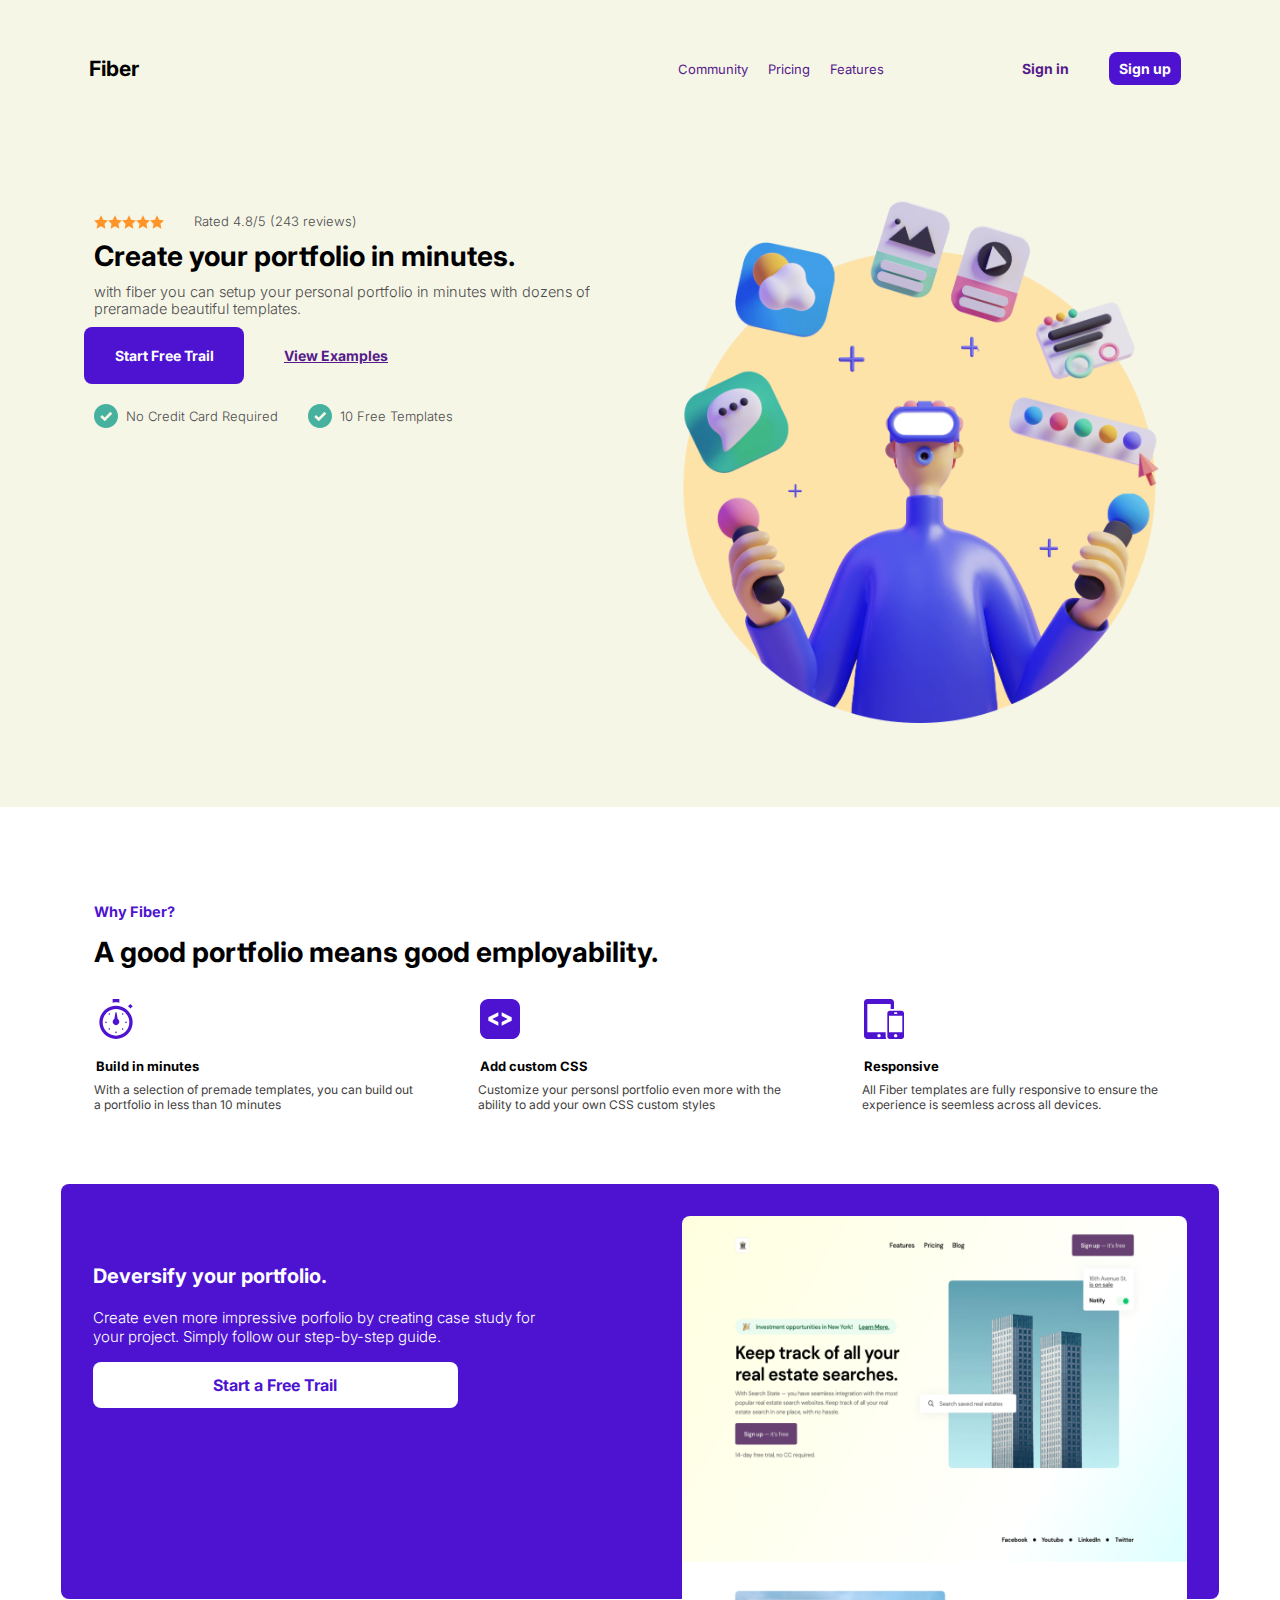
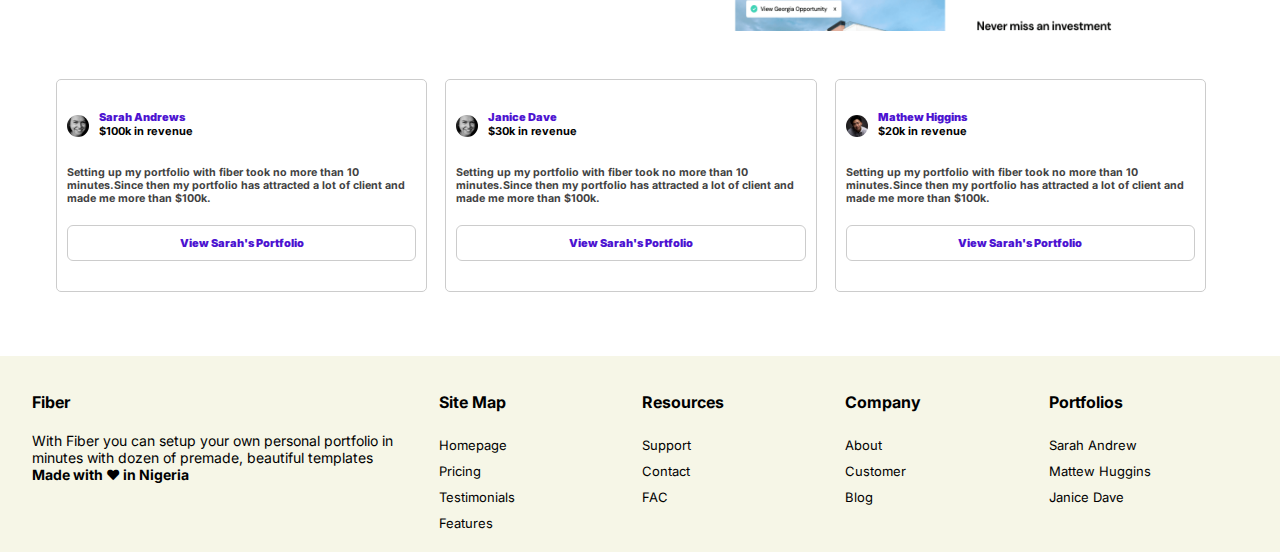
<file: index.html>
<!DOCTYPE html>
<html lang="en">
  <head>
    <meta charset="UTF-8" />
    <meta http-equiv="X-UA-Compatible" content="IE=edge" />
    <meta name="viewport" content="width=device-width, initial-scale=1.0" />
    <link rel="stylesheet" href="css/fiber.css" />
    <link
      rel="stylesheet"
      href="https://unicons.iconscout.com/release/v4.0.0/css/line.css"
    />
    <title>Fiber Landing Page</title>
  </head>
  <body>
    <!-----------NAVIGATION SECTION------------------->
    <header>
      <div class="sub-head">
        <h5>Fiber</h5>
        <menu>
          <ul>
            <li><a href="">Community</a></li>
            <li><a href="">Pricing</a></li>
            <li><a href="">Features</a></li>
          </ul>
          <span>
            <a id="Sign-in" href="">Sign in</a>
            <a id="sign" href="./contact.html">Sign up</a>
          </span>
        </menu>
        <i class="uil uil-bars"></i>
      </div>
    </header>

    <!----------------PORTFOLIO SECTION------------->

    <section id="nav">
      <div class="portfolio">
        <img src="./Assets/hero-Illustration.png" alt="" />
      </div>
      <div class="content">
        <div id="star">
          <div>
            <svg
              width="18"
              height="18"
              viewBox="0 0 18 18"
              fill="none"
              xmlns="http://www.w3.org/2000/svg"
            >
              <path
                d="M9 0.440247L11.751 6.11625L18 6.9795L13.452 11.3505L14.562 17.5597L9 14.5845L3.43725 17.5597L4.548 11.3505L0 6.9795L6.249 6.11625L9 0.440247Z"
                fill="#FF9529"
              />
            </svg>
          </div>
          <div>
            <svg
              width="18"
              height="18"
              viewBox="0 0 18 18"
              fill="none"
              xmlns="http://www.w3.org/2000/svg"
            >
              <path
                d="M9 0.440247L11.751 6.11625L18 6.9795L13.452 11.3505L14.562 17.5597L9 14.5845L3.43725 17.5597L4.548 11.3505L0 6.9795L6.249 6.11625L9 0.440247Z"
                fill="#FF9529"
              />
            </svg>
          </div>
          <div>
            <svg
              width="18"
              height="18"
              viewBox="0 0 18 18"
              fill="none"
              xmlns="http://www.w3.org/2000/svg"
            >
              <path
                d="M9 0.440247L11.751 6.11625L18 6.9795L13.452 11.3505L14.562 17.5597L9 14.5845L3.43725 17.5597L4.548 11.3505L0 6.9795L6.249 6.11625L9 0.440247Z"
                fill="#FF9529"
              />
            </svg>
          </div>
          <div>
            <svg
              width="18"
              height="18"
              viewBox="0 0 18 18"
              fill="none"
              xmlns="http://www.w3.org/2000/svg"
            >
              <path
                d="M9 0.440247L11.751 6.11625L18 6.9795L13.452 11.3505L14.562 17.5597L9 14.5845L3.43725 17.5597L4.548 11.3505L0 6.9795L6.249 6.11625L9 0.440247Z"
                fill="#FF9529"
              />
            </svg>
          </div>
          <div>
            <svg
              width="18"
              height="18"
              viewBox="0 0 18 18"
              fill="none"
              xmlns="http://www.w3.org/2000/svg"
            >
              <path
                d="M9 0.440247L11.751 6.11625L18 6.9795L13.452 11.3505L14.562 17.5597L9 14.5845L3.43725 17.5597L4.548 11.3505L0 6.9795L6.249 6.11625L9 0.440247Z"
                fill="#FF9529"
              />
            </svg>
          </div>
          <div><p>Rated 4.8/5 (243 reviews)</p></div>
        </div>
        <h1>Create your portfolio in minutes.</h1>
        <p>
          with fiber you can setup your personal portfolio in minutes with
          dozens of preramade beautiful templates.
        </p>
        <div id="Start">
          <a class="button" href="">Start Free Trail</a>
          <a href="">View Examples</a>
        </div>

        <div class="checklist">
          <div id="credit">
            <svg
              width="24"
              height="24"
              viewBox="0 0 24 24"
              fill="none"
              xmlns="http://www.w3.org/2000/svg"
            >
              <path
                d="M12 0C5.373 0 0 5.373 0 12C0 18.627 5.373 24 12 24C18.627 24 24 18.627 24 12C24 5.373 18.627 0 12 0ZM10.75 17.292L6.25 12.928L8.107 11.07L10.75 13.576L16.393 7.792L18.25 9.649L10.75 17.292Z"
                fill="#45B19E"
              />
            </svg>
            <p>No Credit Card Required</p>
          </div>
          <div id="credit">
            <svg
              width="24"
              height="24"
              viewBox="0 0 24 24"
              fill="none"
              xmlns="http://www.w3.org/2000/svg"
            >
              <path
                d="M12 0C5.373 0 0 5.373 0 12C0 18.627 5.373 24 12 24C18.627 24 24 18.627 24 12C24 5.373 18.627 0 12 0ZM10.75 17.292L6.25 12.928L8.107 11.07L10.75 13.576L16.393 7.792L18.25 9.649L10.75 17.292Z"
                fill="#45B19E"
              />
            </svg>
            <p>10 Free Templates</p>
          </div>
        </div>
      </div>
    </section>

    <!----------------FIBER SECTION------------->
    <section id="fb-color">
      <div class="fiber">
        <p>Why Fiber?</p>
        <h1>A good portfolio means good employability.</h1>
      </div>
      <div class="sub-fiber">
        <div id="time">
          <svg
            fill="none"
            height="40"
            viewBox="0 0 40 40"
            width="40"
            xmlns="http://www.w3.org/2000/svg"
          >
            <path
              d="m21.6666 20-1.1466-6.6667h-1.015l-1.1717 6.6667c-.9933.5783-1.6667 1.64-1.6667 2.8717 0 1.84 1.4934 3.3333 3.3334 3.3333s3.3333-1.4933 3.3333-3.3333c0-1.2317-.6733-2.2934-1.6667-2.8717zm-1.6666-13.33333c-9.2034 0-16.66669 7.46163-16.66669 16.66663s7.46329 16.6667 16.66669 16.6667c9.2033 0 16.6666-7.4617 16.6666-16.6667s-7.4633-16.66663-16.6666-16.66663zm0 30.00003c-7.3517 0-13.33335-5.9817-13.33335-13.3334 0-7.3516 5.98165-13.3333 13.33335-13.3333 7.3516 0 13.3333 5.9817 13.3333 13.3333 0 7.3517-5.9817 13.3334-13.3333 13.3334zm-3.3334-33.0317v-3.635h6.6667v3.635c-2.3967-.405-4.32-.39667-6.6667 0zm15.2984 3.71 2.345-2.345 2.3566 2.35667-2.2016 2.20166c-.77-.80666-1.6067-1.54333-2.5-2.21333zm-21.1317 15.9883c0 .46-.3733.8334-.83332.8334-.46 0-.83333-.3734-.83333-.8334s.37333-.8333.83333-.8333c.46002 0 .83332.3733.83332.8333zm20 0c0 .46-.3733.8334-.8333.8334s-.8334-.3734-.8334-.8334.3734-.8333.8334-.8333.8333.3733.8333.8333zm-10 10c0 .46-.3733.8334-.8333.8334s-.8334-.3734-.8334-.8334.3734-.8333.8334-.8333.8333.3733.8333.8333zm-6.6667-3.3333c0 .46-.3733.8333-.8333.8333s-.8333-.3733-.8333-.8333.3733-.8333.8333-.8333.8333.3733.8333.8333zm13.3334 0c0 .46-.3734.8333-.8334.8333s-.8333-.3733-.8333-.8333.3733-.8333.8333-.8333.8334.3733.8334.8333zm-13.3334-15c0 .46-.3733.8333-.8333.8333s-.8333-.3733-.8333-.8333.3733-.8333.8333-.8333.8333.3733.8333.8333zm13.3334 0c0 .46-.3734.8333-.8334.8333s-.8333-.3733-.8333-.8333.3733-.8333.8333-.8333.8334.3733.8334.8333z"
              fill="#4d13d1"
            />
          </svg>
          <h5>Build in minutes</h5>
          <p>
            With a selection of premade templates, you can build out a portfolio
            in less than 10 minutes
          </p>
        </div>

        <div id="time">
          <svg
            width="40"
            height="40"
            viewBox="0 0 40 40"
            fill="none"
            xmlns="http://www.w3.org/2000/svg"
          >
            <path
              d="M31.6667 0H8.33333C3.73167 0 0 3.73167 0 8.33333V31.6667C0 36.2683 3.73167 40 8.33333 40H31.6667C36.27 40 40 36.2683 40 31.6667V8.33333C40 3.73167 36.27 0 31.6667 0ZM18.3333 16.9983L12.2667 20L18.3333 22.9933V26.6667L8.33333 21.775V18.2233L18.3333 13.3333V16.9983ZM31.6667 21.775L21.6667 26.6667V22.9933L27.7333 20L21.6667 16.9983V13.3333L31.6667 18.225V21.775Z"
              fill="#4D13D1"
            />
          </svg>
          <h5>Add custom CSS</h5>
          <p>
            Customize your personsl portfolio even more with the ability to add
            your own CSS custom styles
          </p>
        </div>

        <div id="time">
          <svg
            fill="none"
            height="40"
            viewBox="0 0 40 40"
            width="40"
            xmlns="http://www.w3.org/2000/svg"
          >
            <path
              clip-rule="evenodd"
              d="m22.605 40h-19.27167c-1.84 0-3.33333-1.4933-3.33333-3.3333v-33.33337c0-1.84 1.49333-3.33333 3.33333-3.33333h23.33337c1.84 0 3.3333 1.49333 3.3333 3.33333v6.66667h-3.3333v-5h-23.33337v28.3333h18.33337v4.1667c0 .8733.3033 1.9583.9383 2.5zm14.895-28.3333c1.38 0 2.5 1.12 2.5 2.5v23.3333c0 1.3767-1.1183 2.5-2.5 2.5h-11.6667c-1.3816 0-2.5-1.125-2.5-2.5v-23.3333c0-1.3784 1.1217-2.5 2.5-2.5zm-22.5 23.3333c.92 0 1.6667.7467 1.6667 1.6667s-.7467 1.6666-1.6667 1.6666-1.6667-.7466-1.6667-1.6666.7467-1.6667 1.6667-1.6667zm16.6667 3.3333c-.9217 0-1.6667-.7466-1.6667-1.6666s.745-1.6667 1.6667-1.6667c.92 0 1.665.7467 1.665 1.6667s-.745 1.6666-1.665 1.6666zm6.6666-5v-16.7066h-13.3333v16.7066zm-5.8333-18.3333c.4583 0 .8333-.3733.8333-.8333s-.375-.8334-.8333-.8334h-1.6667c-.46 0-.8333.3734-.8333.8334s.3733.8333.8333.8333z"
              fill="#4d13d1"
              fill-rule="evenodd"
            />
          </svg>
          <h5>Responsive</h5>
          <p>
            All Fiber templates are fully responsive to ensure the experience is
            seemless across all devices.
          </p>
        </div>
      </div>
    </section>

    <!----------------SUB-PORFOLIO SECTION------------->
    <section class="page">
      <div id="Page">
        <div class="sub-portfolio">
          <div class="create">
            <h1>Deversify your portfolio.</h1>
            <p>
              Create even more impressive porfolio by creating case study for
              your project. Simply follow our step-by-step guide.
            </p>
            <a href="">Start a Free Trail</a>
          </div>
          <div class="picture">
            <img src="./Assets/Page Image.png" alt="" srcset="" />
          </div>
        </div>
      </div>
    </section>

    <!----------------COMMENT SECTION------------->
    <div class="sub-comment">
      <div class="sub">
        <div id="comment">
          <div>
            <img src="./Assets/User Avatar.svg" alt="" srcset="" />
          </div>
          <div>
            <p>Sarah Andrews</p>
            <span>$100k in revenue</span>
          </div>
        </div>
        <h6>
          Setting up my portfolio with fiber took no more than 10 minutes.Since
          then my portfolio has attracted a lot of client and made me more than
          $100k.
        </h6>
        <a href="">View Sarah's Portfolio</a>
      </div>

      <div class="sub">
        <div id="comment">
          <div><img src="./Assets/User Avatar.svg" alt="" srcset="" /></div>
          <div>
            <p>Janice Dave</p>
            <span>$30k in revenue</span>
          </div>
        </div>
        <h6>
          Setting up my portfolio with fiber took no more than 10 minutes.Since
          then my portfolio has attracted a lot of client and made me more than
          $100k.
        </h6>
        <a href="">View Sarah's Portfolio</a>
      </div>

      <div class="sub">
        <div id="comment">
          <div><img src="./Assets/User Avatar 2.svg" alt="" srcset="" /></div>
          <div>
            <p>Mathew Higgins</p>
            <span>$20k in revenue</span>
          </div>
        </div>
        <h6>
          Setting up my portfolio with fiber took no more than 10 minutes.Since
          then my portfolio has attracted a lot of client and made me more than
          $100k.
        </h6>
        <a href="">View Sarah's Portfolio</a>
      </div>
    </div>

    <!----------------SETUP SECTION------------->
    <div id="setup">
      <div id="setup-1">
        <h6>Fiber</h6>
        <p>
          With Fiber you can setup your own personal portfolio in minutes with
          dozen of premade, beautiful templates
        </p>
        <span>Made with &#9829; in Nigeria</span>
      </div>
      <div>
        <h6>Site Map</h6>
        <div class="menu2">
          <ul>
            <li>Homepage</li>
            <li>Pricing</li>
            <li>Testimonials</li>
            <li>Features</li>
          </ul>
        </div>
      </div>
      <div>
        <h6>Resources</h6>
        <div class="menu2">
          <ul>
            <li>Support</li>
            <li>Contact</li>
            <li>FAC</li>
          </ul>
        </div>
      </div>
      <div>
        <h6>Company</h6>
        <div class="menu2">
          <ul>
            <li>About</li>
            <li>Customer</li>
            <li>Blog</li>
          </ul>
        </div>
      </div>
      <div>
        <div class="menu2">
          <h6>Portfolios</h6>
          <ul>
            <li>Sarah Andrew</li>
            <li>Mattew Huggins</li>
            <li>Janice Dave</li>
          </ul>
        </div>
      </div>
    </div>
  </body>
</html>
</file>
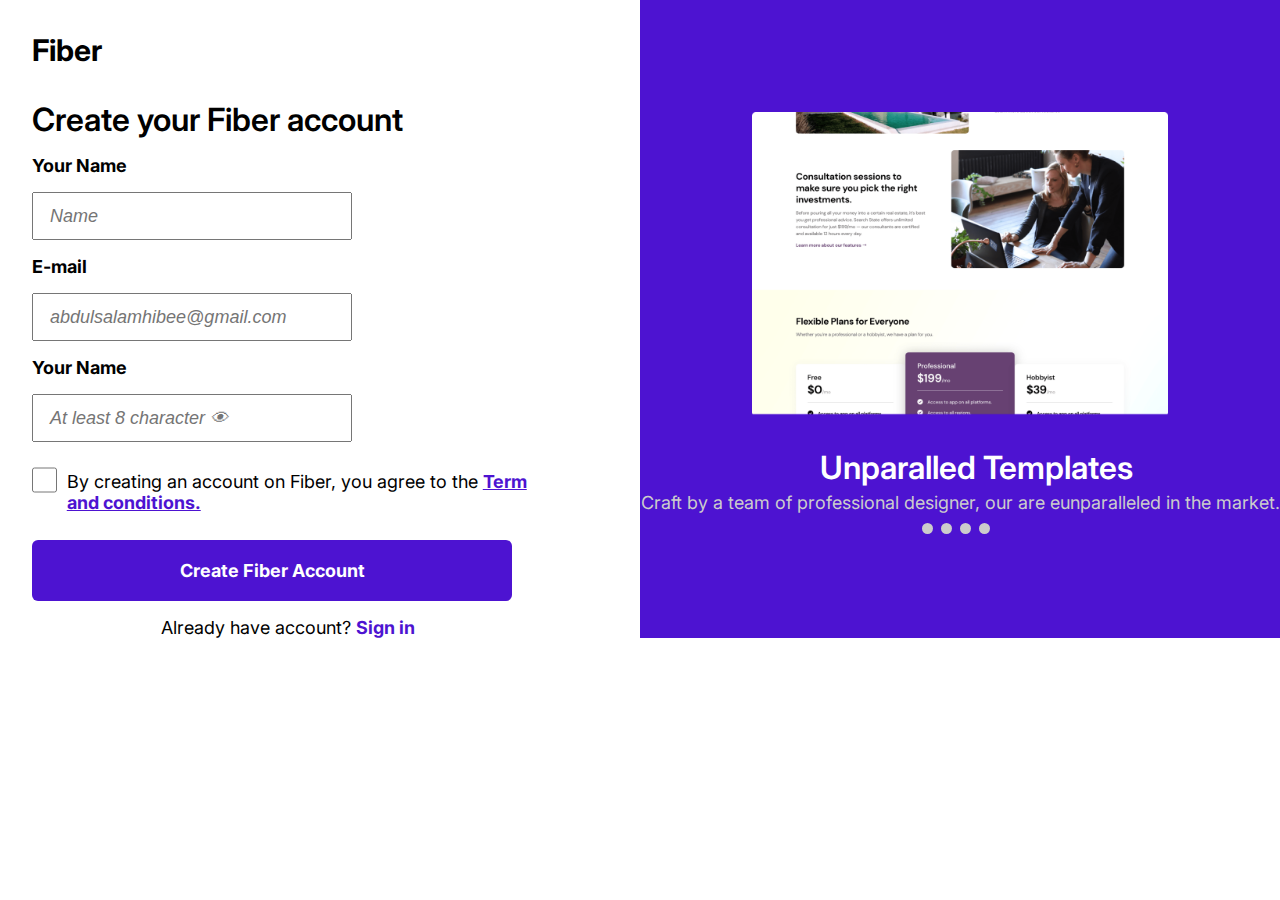
<file: contact.html>
<!DOCTYPE html>
<html lang="en">
  <head>
    <meta charset="UTF-8" />
    <meta http-equiv="X-UA-Compatible" content="IE=edge" />
    <meta name="viewport" content="width=device-width, initial-scale=1.0" />
    <link rel="stylesheet" href="css/contact.css" />
    <title>Fiber-Contact-page</title>
  </head>
  <body>
    <div class="container" >
      <div class="container1">
        <h3>Fiber</h3>
        <h1>Create your Fiber account</h1>
        <form action="">
          <label for="">Your Name</label>
          <input type="text" placeholder="Name" />
          <label for="">E-mail</label>
          <input
            type="email"
            placeholder="abdulsalamhibee@gmail.com"
            name=""
            id=""
          />
          <label for="">Your Name</label>
          <input
            type="password"
            name=""
            placeholder="At least 8 character &#128065 "fill=none
            id=""
          />
        </form>
        <div class="check">
            <input type="checkbox" name="" id="checkbox">
            <p> By creating an account on Fiber, you agree to the <br> <span> <a href="">Term and conditions.</a></span> </p>
        </div>
        <div class="account">
            <a id="create" href="">Create Fiber Account</a>
            <p> Already have account? <span> <a href="">Sign in</a>
            </span></p>
        
        </div>
        </div>
      <div class="container2">
          <div><img src="./Assets/Sign Up Image.png" alt="" srcset=""></div>
          <div id="template">
            <h1>Unparalled Templates</h1>
            <p>Craft by a team of professional designer, our are eunparalleled in the market.</p>
            <div class="grid">
                <div></div>
                <div></div>
                <div></div>
                <div></div>
            </div>
          </div>
          
      </div>
    </div>
  </body>
</html>
</file>
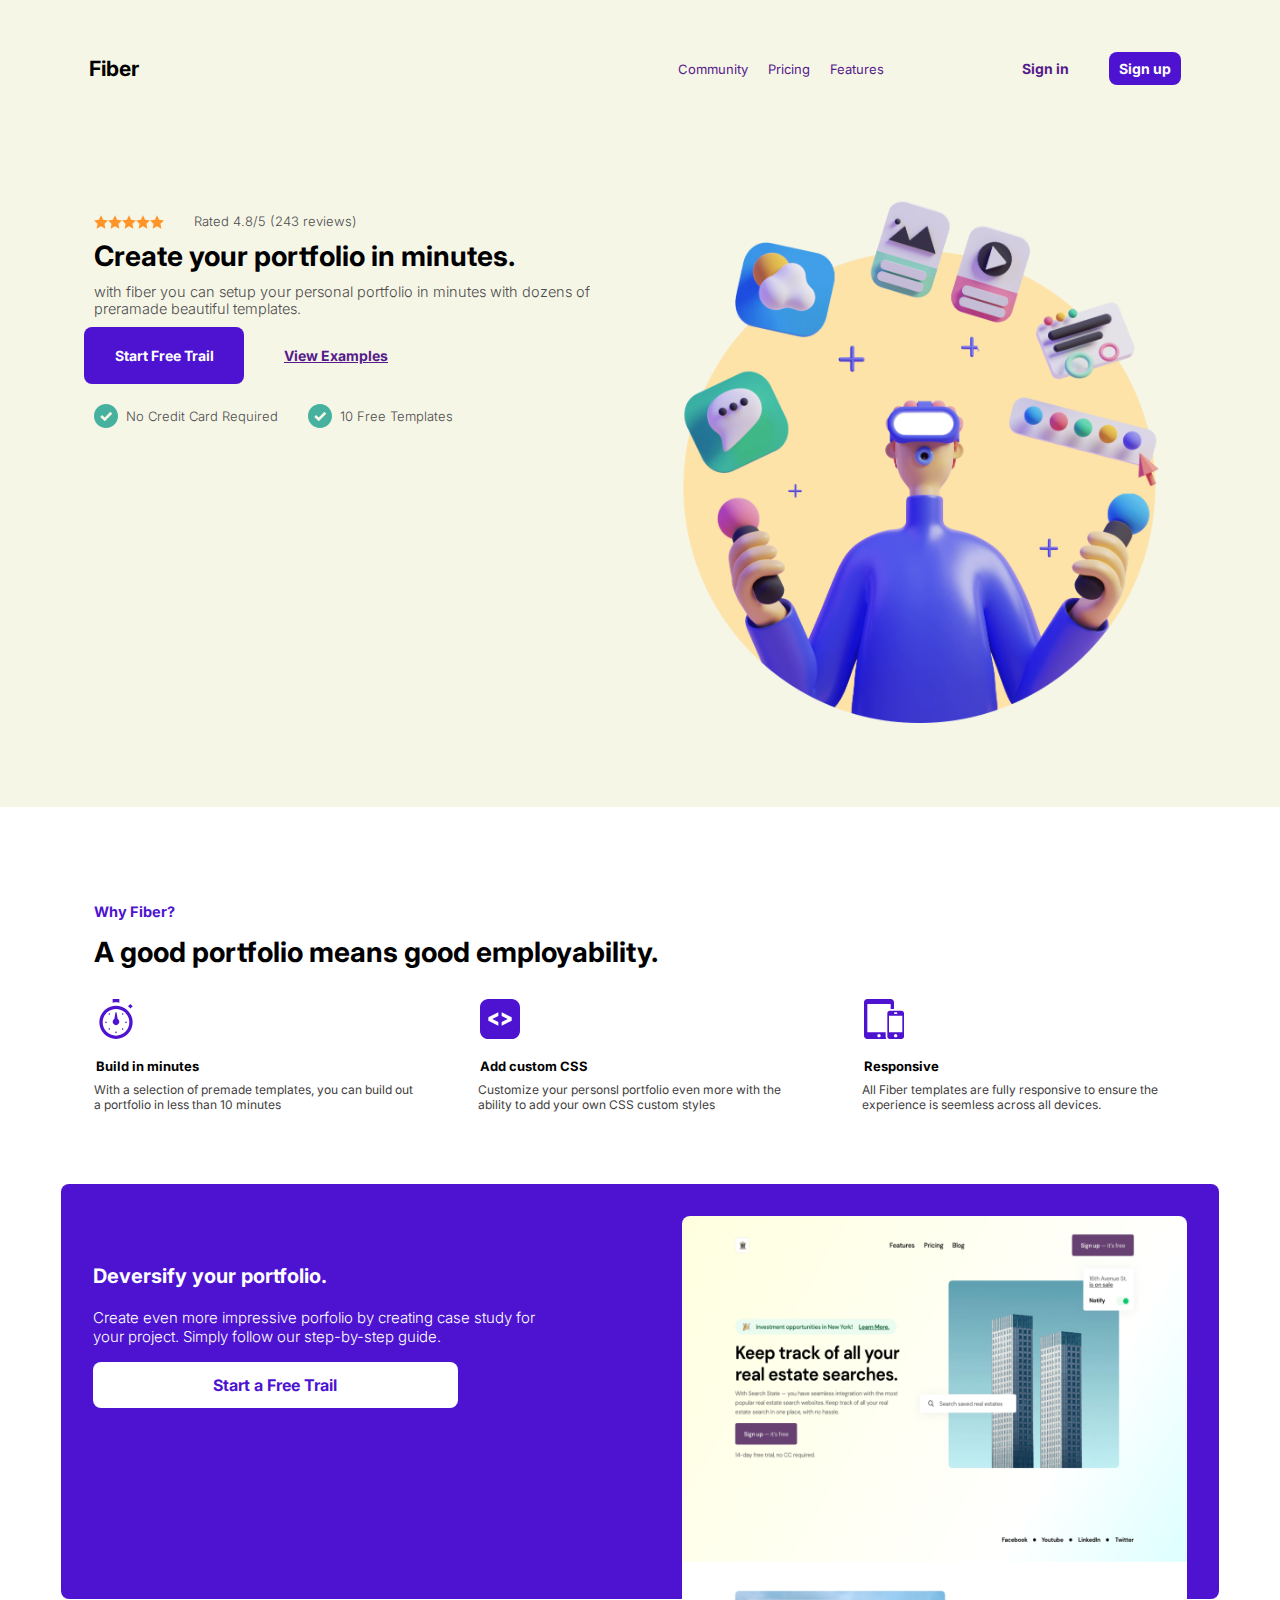
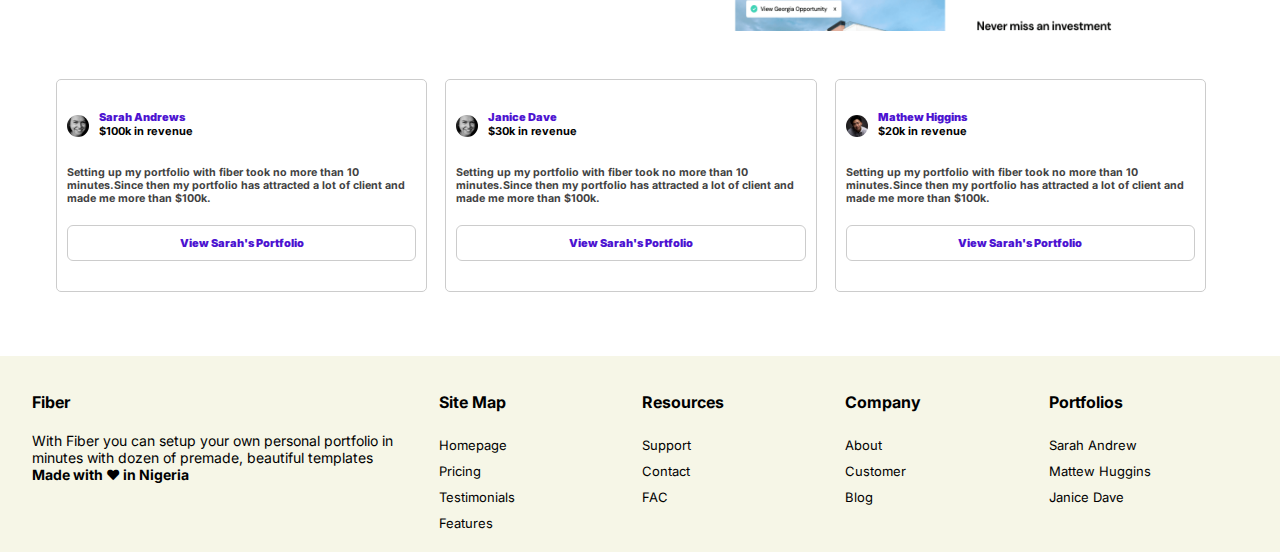
<file: fiber.html>
<!DOCTYPE html>
<html lang="en">
  <head>
    <meta charset="UTF-8" />
    <meta http-equiv="X-UA-Compatible" content="IE=edge" />
    <meta name="viewport" content="width=device-width, initial-scale=1.0" />
    <link rel="stylesheet" href="css/fiber.css" />
    <link
      rel="stylesheet"
      href="https://unicons.iconscout.com/release/v4.0.0/css/line.css"
    />
    <title>Fiber Landing Page</title>
  </head>
  <body>
    <!-----------NAVIGATION SECTION------------------->
    <header>
      <div class="sub-head">
        <h5>Fiber</h5>
        <menu>
          <ul>
            <li><a href="">Community</a></li>
            <li><a href="">Pricing</a></li>
            <li><a href="">Features</a></li>
          </ul>
          <span>
            <a id="Sign-in" href="">Sign in</a>
            <a id="sign" href="">Sign up</a>
          </span>
        </menu>
        <i class="uil uil-bars"></i>
      </div>
    </header>

    <!----------------PORTFOLIO SECTION------------->

    <section id="nav">
      <div class="portfolio">
        <img src="./Assets/hero-Illustration.png" alt="" />
      </div>
      <div class="content">
        <div id="star">
          <div>
            <svg
              width="18"
              height="18"
              viewBox="0 0 18 18"
              fill="none"
              xmlns="http://www.w3.org/2000/svg"
            >
              <path
                d="M9 0.440247L11.751 6.11625L18 6.9795L13.452 11.3505L14.562 17.5597L9 14.5845L3.43725 17.5597L4.548 11.3505L0 6.9795L6.249 6.11625L9 0.440247Z"
                fill="#FF9529"
              />
            </svg>
          </div>
          <div>
            <svg
              width="18"
              height="18"
              viewBox="0 0 18 18"
              fill="none"
              xmlns="http://www.w3.org/2000/svg"
            >
              <path
                d="M9 0.440247L11.751 6.11625L18 6.9795L13.452 11.3505L14.562 17.5597L9 14.5845L3.43725 17.5597L4.548 11.3505L0 6.9795L6.249 6.11625L9 0.440247Z"
                fill="#FF9529"
              />
            </svg>
          </div>
          <div>
            <svg
              width="18"
              height="18"
              viewBox="0 0 18 18"
              fill="none"
              xmlns="http://www.w3.org/2000/svg"
            >
              <path
                d="M9 0.440247L11.751 6.11625L18 6.9795L13.452 11.3505L14.562 17.5597L9 14.5845L3.43725 17.5597L4.548 11.3505L0 6.9795L6.249 6.11625L9 0.440247Z"
                fill="#FF9529"
              />
            </svg>
          </div>
          <div>
            <svg
              width="18"
              height="18"
              viewBox="0 0 18 18"
              fill="none"
              xmlns="http://www.w3.org/2000/svg"
            >
              <path
                d="M9 0.440247L11.751 6.11625L18 6.9795L13.452 11.3505L14.562 17.5597L9 14.5845L3.43725 17.5597L4.548 11.3505L0 6.9795L6.249 6.11625L9 0.440247Z"
                fill="#FF9529"
              />
            </svg>
          </div>
          <div>
            <svg
              width="18"
              height="18"
              viewBox="0 0 18 18"
              fill="none"
              xmlns="http://www.w3.org/2000/svg"
            >
              <path
                d="M9 0.440247L11.751 6.11625L18 6.9795L13.452 11.3505L14.562 17.5597L9 14.5845L3.43725 17.5597L4.548 11.3505L0 6.9795L6.249 6.11625L9 0.440247Z"
                fill="#FF9529"
              />
            </svg>
          </div>
          <div><p>Rated 4.8/5 (243 reviews)</p></div>
        </div>
        <h1>Create your portfolio in minutes.</h1>
        <p>
          with fiber you can setup your personal portfolio in minutes with
          dozens of preramade beautiful templates.
        </p>
        <div id="Start">
          <a class="button" href="">Start Free Trail</a>
          <a href="">View Examples</a>
        </div>

        <div class="checklist">
          <div id="credit">
            <svg
              width="24"
              height="24"
              viewBox="0 0 24 24"
              fill="none"
              xmlns="http://www.w3.org/2000/svg"
            >
              <path
                d="M12 0C5.373 0 0 5.373 0 12C0 18.627 5.373 24 12 24C18.627 24 24 18.627 24 12C24 5.373 18.627 0 12 0ZM10.75 17.292L6.25 12.928L8.107 11.07L10.75 13.576L16.393 7.792L18.25 9.649L10.75 17.292Z"
                fill="#45B19E"
              />
            </svg>
            <p>No Credit Card Required</p>
          </div>
          <div id="credit">
            <svg
              width="24"
              height="24"
              viewBox="0 0 24 24"
              fill="none"
              xmlns="http://www.w3.org/2000/svg"
            >
              <path
                d="M12 0C5.373 0 0 5.373 0 12C0 18.627 5.373 24 12 24C18.627 24 24 18.627 24 12C24 5.373 18.627 0 12 0ZM10.75 17.292L6.25 12.928L8.107 11.07L10.75 13.576L16.393 7.792L18.25 9.649L10.75 17.292Z"
                fill="#45B19E"
              />
            </svg>
            <p>10 Free Templates</p>
          </div>
        </div>
      </div>
    </section>

    <!----------------FIBER SECTION------------->
    <section id="fb-color">
      <div class="fiber">
        <p>Why Fiber?</p>
        <h1>A good portfolio means good employability.</h1>
      </div>
      <div class="sub-fiber">
        <div id="time">
          <svg
            fill="none"
            height="40"
            viewBox="0 0 40 40"
            width="40"
            xmlns="http://www.w3.org/2000/svg"
          >
            <path
              d="m21.6666 20-1.1466-6.6667h-1.015l-1.1717 6.6667c-.9933.5783-1.6667 1.64-1.6667 2.8717 0 1.84 1.4934 3.3333 3.3334 3.3333s3.3333-1.4933 3.3333-3.3333c0-1.2317-.6733-2.2934-1.6667-2.8717zm-1.6666-13.33333c-9.2034 0-16.66669 7.46163-16.66669 16.66663s7.46329 16.6667 16.66669 16.6667c9.2033 0 16.6666-7.4617 16.6666-16.6667s-7.4633-16.66663-16.6666-16.66663zm0 30.00003c-7.3517 0-13.33335-5.9817-13.33335-13.3334 0-7.3516 5.98165-13.3333 13.33335-13.3333 7.3516 0 13.3333 5.9817 13.3333 13.3333 0 7.3517-5.9817 13.3334-13.3333 13.3334zm-3.3334-33.0317v-3.635h6.6667v3.635c-2.3967-.405-4.32-.39667-6.6667 0zm15.2984 3.71 2.345-2.345 2.3566 2.35667-2.2016 2.20166c-.77-.80666-1.6067-1.54333-2.5-2.21333zm-21.1317 15.9883c0 .46-.3733.8334-.83332.8334-.46 0-.83333-.3734-.83333-.8334s.37333-.8333.83333-.8333c.46002 0 .83332.3733.83332.8333zm20 0c0 .46-.3733.8334-.8333.8334s-.8334-.3734-.8334-.8334.3734-.8333.8334-.8333.8333.3733.8333.8333zm-10 10c0 .46-.3733.8334-.8333.8334s-.8334-.3734-.8334-.8334.3734-.8333.8334-.8333.8333.3733.8333.8333zm-6.6667-3.3333c0 .46-.3733.8333-.8333.8333s-.8333-.3733-.8333-.8333.3733-.8333.8333-.8333.8333.3733.8333.8333zm13.3334 0c0 .46-.3734.8333-.8334.8333s-.8333-.3733-.8333-.8333.3733-.8333.8333-.8333.8334.3733.8334.8333zm-13.3334-15c0 .46-.3733.8333-.8333.8333s-.8333-.3733-.8333-.8333.3733-.8333.8333-.8333.8333.3733.8333.8333zm13.3334 0c0 .46-.3734.8333-.8334.8333s-.8333-.3733-.8333-.8333.3733-.8333.8333-.8333.8334.3733.8334.8333z"
              fill="#4d13d1"
            />
          </svg>
          <h5>Build in minutes</h5>
          <p>
            With a selection of premade templates, you can build out a portfolio
            in less than 10 minutes
          </p>
        </div>

        <div id="time">
          <svg
            width="40"
            height="40"
            viewBox="0 0 40 40"
            fill="none"
            xmlns="http://www.w3.org/2000/svg"
          >
            <path
              d="M31.6667 0H8.33333C3.73167 0 0 3.73167 0 8.33333V31.6667C0 36.2683 3.73167 40 8.33333 40H31.6667C36.27 40 40 36.2683 40 31.6667V8.33333C40 3.73167 36.27 0 31.6667 0ZM18.3333 16.9983L12.2667 20L18.3333 22.9933V26.6667L8.33333 21.775V18.2233L18.3333 13.3333V16.9983ZM31.6667 21.775L21.6667 26.6667V22.9933L27.7333 20L21.6667 16.9983V13.3333L31.6667 18.225V21.775Z"
              fill="#4D13D1"
            />
          </svg>
          <h5>Add custom CSS</h5>
          <p>
            Customize your personsl portfolio even more with the ability to add
            your own CSS custom styles
          </p>
        </div>

        <div id="time">
          <svg
            fill="none"
            height="40"
            viewBox="0 0 40 40"
            width="40"
            xmlns="http://www.w3.org/2000/svg"
          >
            <path
              clip-rule="evenodd"
              d="m22.605 40h-19.27167c-1.84 0-3.33333-1.4933-3.33333-3.3333v-33.33337c0-1.84 1.49333-3.33333 3.33333-3.33333h23.33337c1.84 0 3.3333 1.49333 3.3333 3.33333v6.66667h-3.3333v-5h-23.33337v28.3333h18.33337v4.1667c0 .8733.3033 1.9583.9383 2.5zm14.895-28.3333c1.38 0 2.5 1.12 2.5 2.5v23.3333c0 1.3767-1.1183 2.5-2.5 2.5h-11.6667c-1.3816 0-2.5-1.125-2.5-2.5v-23.3333c0-1.3784 1.1217-2.5 2.5-2.5zm-22.5 23.3333c.92 0 1.6667.7467 1.6667 1.6667s-.7467 1.6666-1.6667 1.6666-1.6667-.7466-1.6667-1.6666.7467-1.6667 1.6667-1.6667zm16.6667 3.3333c-.9217 0-1.6667-.7466-1.6667-1.6666s.745-1.6667 1.6667-1.6667c.92 0 1.665.7467 1.665 1.6667s-.745 1.6666-1.665 1.6666zm6.6666-5v-16.7066h-13.3333v16.7066zm-5.8333-18.3333c.4583 0 .8333-.3733.8333-.8333s-.375-.8334-.8333-.8334h-1.6667c-.46 0-.8333.3734-.8333.8334s.3733.8333.8333.8333z"
              fill="#4d13d1"
              fill-rule="evenodd"
            />
          </svg>
          <h5>Responsive</h5>
          <p>
            All Fiber templates are fully responsive to ensure the experience is
            seemless across all devices.
          </p>
        </div>
      </div>
    </section>

    <!----------------SUB-PORFOLIO SECTION------------->
    <section class="page">
      <div id="Page">
        <div class="sub-portfolio">
          <div class="create">
            <h1>Deversify your portfolio.</h1>
            <p>
              Create even more impressive porfolio by creating case study for
              your project. Simply follow our step-by-step guide.
            </p>
            <a href="">Start a Free Trail</a>
          </div>
          <div class="picture">
            <img src="./Assets/Page Image.png" alt="" srcset="" />
          </div>
        </div>
      </div>
    </section>

    <!----------------COMMENT SECTION------------->
    <div class="sub-comment">
      <div class="sub">
        <div id="comment">
          <div>
            <img src="./Assets/User Avatar.svg" alt="" srcset="" />
          </div>
          <div>
            <p>Sarah Andrews</p>
            <span>$100k in revenue</span>
          </div>
        </div>
        <h6>
          Setting up my portfolio with fiber took no more than 10 minutes.Since
          then my portfolio has attracted a lot of client and made me more than
          $100k.
        </h6>
        <a href="">View Sarah's Portfolio</a>
      </div>

      <div class="sub">
        <div id="comment">
          <div><img src="./Assets/User Avatar.svg" alt="" srcset="" /></div>
          <div>
            <p>Janice Dave</p>
            <span>$30k in revenue</span>
          </div>
        </div>
        <h6>
          Setting up my portfolio with fiber took no more than 10 minutes.Since
          then my portfolio has attracted a lot of client and made me more than
          $100k.
        </h6>
        <a href="">View Sarah's Portfolio</a>
      </div>

      <div class="sub">
        <div id="comment">
          <div><img src="./Assets/User Avatar 2.svg" alt="" srcset="" /></div>
          <div>
            <p>Mathew Higgins</p>
            <span>$20k in revenue</span>
          </div>
        </div>
        <h6>
          Setting up my portfolio with fiber took no more than 10 minutes.Since
          then my portfolio has attracted a lot of client and made me more than
          $100k.
        </h6>
        <a href="">View Sarah's Portfolio</a>
      </div>
    </div>

    <!----------------SETUP SECTION------------->
    <div id="setup">
      <div id="setup-1">
        <h6>Fiber</h6>
        <p>
          With Fiber you can setup your own personal portfolio in minutes with
          dozen of premade, beautiful templates
        </p>
        <span>Made with &#9829; in Nigeria</span>
      </div>
      <div>
        <h6>Site Map</h6>
        <div class="menu2">
          <ul>
            <li>Homepage</li>
            <li>Pricing</li>
            <li>Testimonials</li>
            <li>Features</li>
          </ul>
        </div>
      </div>
      <div>
        <h6>Resources</h6>
        <div class="menu2">
          <ul>
            <li>Support</li>
            <li>Contact</li>
            <li>FAC</li>
          </ul>
        </div>
      </div>
      <div>
        <h6>Company</h6>
        <div class="menu2">
          <ul>
            <li>About</li>
            <li>Customer</li>
            <li>Blog</li>
          </ul>
        </div>
      </div>
      <div>
        <div class="menu2">
          <h6>Portfolios</h6>
          <ul>
            <li>Sarah Andrew</li>
            <li>Mattew Huggins</li>
            <li>Janice Dave</li>
          </ul>
        </div>
      </div>
    </div>
  </body>
</html>
</file>
<file: css/fiber.css>
@import url("https://fonts.googleapis.com/css2?family=Inter:wght@300;400;600;700;900&display=swap");

* {
  box-sizing: border-box;
  padding: 0;
  margin: 0;
}
body {
  font-family: "Inter", sans-serif;
}
header {
  background-color: rgb(246, 246, 231);
}
.sub-head {
  display: flex;
  padding-top: 20px;
  justify-content: space-between;
  align-items: center;
  font-family: "Inter", sans-serif;
}
.sub-head i {
  font-size: 30px;
  margin-right: 30px;
}
menu {
  display: none;
}
.sub-head h5 {
  margin: 0 0 0 20px;
  font-size: 21px;
}

/*------------portfolio section------------*/
.portfolio {
  background-color: rgb(246, 246, 231);
  padding-bottom: 2rem;
}
.portfolio img {
  max-width: 100%;
}
h1 {
  font-size: 28px;
  font-weight: 700;
  padding-right: 2.9rem;
  padding-left: 30px;
  margin-bottom: 10px;
}
.content {
  background-color: rgb(246, 246, 231);
}
.content p {
  padding: 0 2rem 0 30px;
  color: rgb(77, 77, 77);
  margin: 0;
  font-weight: 300;
  padding-bottom: 10px;
  font-size: 14.5px;
}
.button {
  font-size: 14px;
  color: #fff;
  background-color: #4d13d1;
  text-align: center;
  text-decoration: none;
  border: none;
  margin: 0 20px;
  border-radius: 8px;
  font-weight: 700;
}
.content a {
  font-weight: 700;
  font-size: 14px;
  display: block;
  text-align: center;
  padding: 20px 0;
}
#credit {
  display: flex;
  align-items: center;
  padding-left: 30px;
  padding-bottom: 1rem;
}
#credit p {
  padding: 3px 8px;
}

/*------------Fiber section------------*/
.fiber p {
  font-size: 14.5px;
  font-weight: 700;
  color: #4d13d1;
  padding: 6rem 30px 0 30px;
}
#star {
  display: flex;
  display: none;
  padding-left: 30px;
}
#time h5 {
  padding-top: 15px;
  font-size: 13px;
  margin-left: 2rem;
}
#time svg {
  font-size: 20px;
  margin-left: 2rem;
}
#time {
  padding-top: 20px;
}

#time p {
  padding: 8px 2rem 0 30px;
  color: rgb(63, 61, 61);
  margin: 0;
  font-weight: 400;
  font-size: 12px;
}

/*------------SUB-PORFOLIO section------------*/
#page {
  background-color: #4d13d1;
}
.sub-portfolio {
  background-color: #4d13d1;
  color: white;
  margin: 3.5rem 1.8rem 0px 1.8rem;
  padding: 0 2rem;
  border-radius: 8px;
}
.sub-portfolio h1 {
  padding: 2rem 0 0 0;
  font-size: 24px;
}
.sub-portfolio p {
  font-weight: 300;
  font-size: 15px;
}
.sub-portfolio a {
  display: block;
  text-decoration: none;
  background-color: #fff;
  color: #4d13d1;
  text-align: center;
  padding: 13px 20px 13px 20px;
  border-radius: 8px;
  font-weight: 700;
  margin-top: 1rem;
}
.picture img {
  width: 100%;
  margin-top: 2rem;
  border-radius: 8px;
  height: 17rem;
}

/*------------COMMENT SECTION--------------*/
.sub-comment {
  padding: 0 1.5rem;
}
.sub {
  border: 1px solid #ccc;
  margin-top: 2rem;
  margin-right: 18px;
  border-radius: 5px;
  padding: 10px;
}
#comment {
  display: flex;
  margin: 20px 0;
}
#comment img {
  height: 2rem;
  width: 2rem;
  padding-right: 10px;
}
#comment p {
  color: #4d13d1;
  font-size: 11px;
  font-weight: 900;
  margin: 0;
}
#comment span {
  font-size: 11px;
}
.sub-comment h6 {
  margin-bottom: 0;
  color: rgb(66, 66, 66);
  font-weight: 700;
}
.sub-comment a {
  text-decoration: none;
  text-align: center;
  border: 1px solid #ccc;
  color: #4d13d1;
  padding: 10px 15px 10px 15px;
  font-size: 11px;
  display: block;
  margin: 20px 0;
  font-weight: 900;
  border-radius: 6px;
}

#setup {
  padding: 1rem 2rem;
  background-color: rgb(246, 246, 231);
}
#setup h6 {
  font-size: 16px;
  margin: 20px 0;
}
#setup p,
span {
  font-size: 14px;
}

.menu2 ul li {
  list-style: none;
  padding: 5px 0;
  font-size: 13px;
}

@media only screen and (min-width: 768px) {
  .sub-head {
    justify-content: space-between;
    align-items: center;
  }
  .sub-head i {
    display: none;
  }
  menu {
    display: flex;
    font-size: 13px;
  }
  menu ul {
    display: flex;
    margin-right: 8rem;
    color: rgb(63, 61, 61);
    justify-content: space-between;
    align-items: center;
  }
  menu ul li {
    list-style: none;
  }
  menu ul li a {
    outline: none;
    text-decoration: none;
    margin-left: 20px;
  }
  menu ul li a:hover {
    border-bottom: 1px solid #4d13d1;
  }
  span {
    justify-content: space-between;
    align-items: center;
    display: flex;
    font-weight: 700;
  }
  span a {
    margin-right: 30px;
    padding: 8px 10px;
    text-decoration: none;
    border-radius: 8px;
  }
  #sign {
    background-color: #4d13d1;
    color: #fff;
  }
  #sign:hover {
    background-color: #fff;
    color: #4d13d1;
  }

  .button {
    width: 10rem;
    margin-bottom: 20px;
  }

  /*-------------PORTFOLIO SECTION----------*/
  #nav {
    display: grid;
    grid-template-columns: repeat(2, 1fr);
  }
  #star {
    display: flex;
  }
  #star svg {
    width: 14px;
    height: 14px;
  }
  #star p {
    font-size: 13px;
  }
  #Start {
    display: flex;
  }
  #Start button {
    padding: 15px 15px;
    margin-top: 10px;
    margin-bottom: 10px;
  }
  #Start a {
    margin-left: 20px;
  }
  .portfolio {
    grid-column: 2;
    padding-top: 2rem;
    padding-bottom: 4rem;
  }
  .content {
    padding-top: 5rem;
    grid-column: 1;
    grid-row: 1;
  }
  .checklist {
    display: flex;
  }
  #credit p {
    padding-right: 0;
    font-size: 13px;
  }

  /*-----------FIBER SECTION---------*/
  .sub-fiber {
    display: grid;
    grid-template-columns: repeat(3, 1fr);
  }
  .fiber p {
    margin-bottom: 15px;
  }
  .sub-portfolio {
    display: flex;
  }
  .picture {
    width: 50rem;
  }
  .create {
    margin: 2rem 1rem 2rem 0;
  }
  .create p {
    font-size: 13px;
  }
  .create h1 {
    font-size: 20px;
  }
  .create a {
    margin: 1rem 7rem 0 0;
  }

  /*------------COMMENT SECTION-------*/
  .sub-comment {
    display: flex;
    margin-bottom: 4rem;
  }

  /*------------SETUP SECTION-------*/
  #setup {
    display: grid;
    grid-template-columns: repeat(6, 1fr);
    text-align: left;
    justify-items: left;
    grid-gap: 4px;
  }
  #setup-1 {
    grid-column: span 2;
  }
}

@media only screen and (min-width: 1024px) {
  header {
    padding: 2rem 4.3rem;
  }
  #fb-color {
    margin: 0 4rem;
  }
  .portfolio {
    padding: 3rem 5rem 5rem 0;
  }
  .content {
    padding: 6rem 0 0rem 4rem;
  }
  .picture img {
    height: 100%;
  }
  .create p {
    font-size: 15px;
    padding: 10px 7rem 0 0;
  }
  .create h1 {
    margin-top: 1rem;
  }
  .create a {
    margin-right: 13rem;
  }
  .sub-comment {
    margin: 2rem 2rem 0 2rem;
  }
  #setup {
    background-color: rgb(246, 246, 231);
    margin-top: 4rem;
  }
  .page {
    padding: 1rem 2rem;
  }
}

@media only screen and (min-width: 1440px) {
  header {
    padding: 1rem 7rem;
  }
  .portfolio {
    padding: 1rem 9rem 3rem 2rem;
  }
  .content {
    padding: 8rem 0 4rem 6.8rem;
  }
  #setup {
    margin-top: 4rem;
  }
}
</file>
<file: css/contact.css>
@import url("https://fonts.googleapis.com/css2?family=Inter:wght@300;400;600;700;900&display=swap");

* {
  padding: 0;
  margin: 0;
  box-sizing: border-box;
}
boby {
  padding: 0;
  margin: 0;
}
br {
  display: none;
}
:root {
  --bgColor: #4d13d1;
  --ttColor: #ccc;
}
.container {
  font-family: "Inter", sans-serif;
}
.container2 {
  display: none;
}
label,
input {
  display: block;
}
.container2 {
  display: none;
}
h3 {
  margin: 2rem 0 2rem 1rem;
}
h1 {
  margin-left: 1rem;
}
form {
  margin-left: 1rem;
}
label {
  font-size: 18px;
  font-weight: 700;
  margin-bottom: 1rem;
  margin-top: 1rem;
}
input {
  width: 17rem;
  height: 3rem;
  font-size: 18px;
  outline: none;
}

input::placeholder {
  font-style: italic;
  padding-left: 1rem;
}
.check {
  display: flex;
  margin-top: 1.5rem;
}
.check p {
  font-size: 18px;
  font-weight: 400;
  margin-left: 10px;
  margin-top: 5px;
}
#checkbox {
  height: 28px;
  width: 30px;
}
span a {
  font-weight: bold;
  color: #4d13d1;
}
.account {
  margin-top: 1.7rem;
  font-size: 18px;
  text-align: center;
}
#create {
  background-color: #4d13d1;
  text-decoration: none;
  display: block;
  text-align: center;
  padding: 20px 26px 20px 26px;
  color: #fff;
  font-weight: bold;
  border-radius: 6px;
}
.account p {
  margin-top: 1rem;
}
.account a {
  text-decoration: none;
}
@media only screen and (min-width: 375px) {
  h3 {
    margin-left: 2rem;
    font-size: 1.3rem;
  }
  h1 {
    margin-left: 2rem;
  }
  form {
    margin-left: 2rem;
  }
  .check {
    margin-left: 2rem;
    margin-right: 1rem;
  }
  .check p {
    margin-right: 2rem;
  }
  #create {
    margin-left: 2rem;
    margin-right: 4.6rem;
  }
  .account span {
    margin-right: 2rem;
  }
}

@media only screen and (min-width: 425px) {
  h1 {
    font-size: 2.4rem;
  }
  form input {
    width: 20rem;
  }
  .check p {
    margin-right: 4rem;
  }
  #checkbox {
    margin-left: ;
  }
  #create {
    margin: 0 5rem 0 2rem;
  }
}

@media only screen and (min-width: 768px) {
  h3 {
    font-size: 30px;
    margin-left: 2rem;
  }
  #create {
    margin: 0 8rem 0 2rem;
  }
  h1 {
    margin-left: 2rem;
  }
  form {
    margin-left: 2rem;
  }
  #checkbox {
    margin-left: 0;
  }
}

@media only screen and (min-width: 1024px) {
  .container2 {
    display: grid;
    background-color: #4d13d1;
    color: #fff;
    text-align: center;
  }
  .container {
    display: grid;
    grid-template-columns: repeat(2, 1fr);
  }
  .container2 img {
    height: 26rem;
    width: 28rem;
    border-radius: 7px;
    padding: 7rem 1rem 0 1rem;
  }
  h1 {
    font-size: 2rem;
    font-weight: 600;
    margin-top: 20px;
  }
  #template {
    padding: 0;
    margin: 0 0 6rem 0;
  }
  #template p {
    font-size: 18px;
    margin-top: 5px;
    color: #ccc;
  }
  .grid {
    display: flex;
    justify-content: center;
    align-items: center;
  }
  .grid div {
    background-color: #ccc;
    width: 0.7rem;
    height: 0.7rem;
    border-radius: 30px;
    margin-right: 8px;
    margin-top: 10px;
  }
  .grid div:hover {
    background-color: #fff;
    transition: 0.5s ease;
  }
  .account span a {
    margin-right: 2rem;
  }
}

@media only screen and (min-width: 1440px) {
  .container1 {
    margin-top: 3rem;
    margin-left: 3rem;
  }
  form input {
    width: 30rem;
  }
  h1 {
    font-weight: 700;
    font-size: 2.4rem;
    margin-top: 4rem;
  }
  .container2 img {
    width: 35rem;
    height: 35rem;
  }
  #template h1 {
    margin-top: 30px;
    font-size: 2rem;
    font-weight: 600;
  }
  #template p {
    padding: 10px 5rem;
    font-size: 20px;
  }
  #create {
    margin-right: 10rem;
  }
  br {
    display: block;
  }
}
</file>
